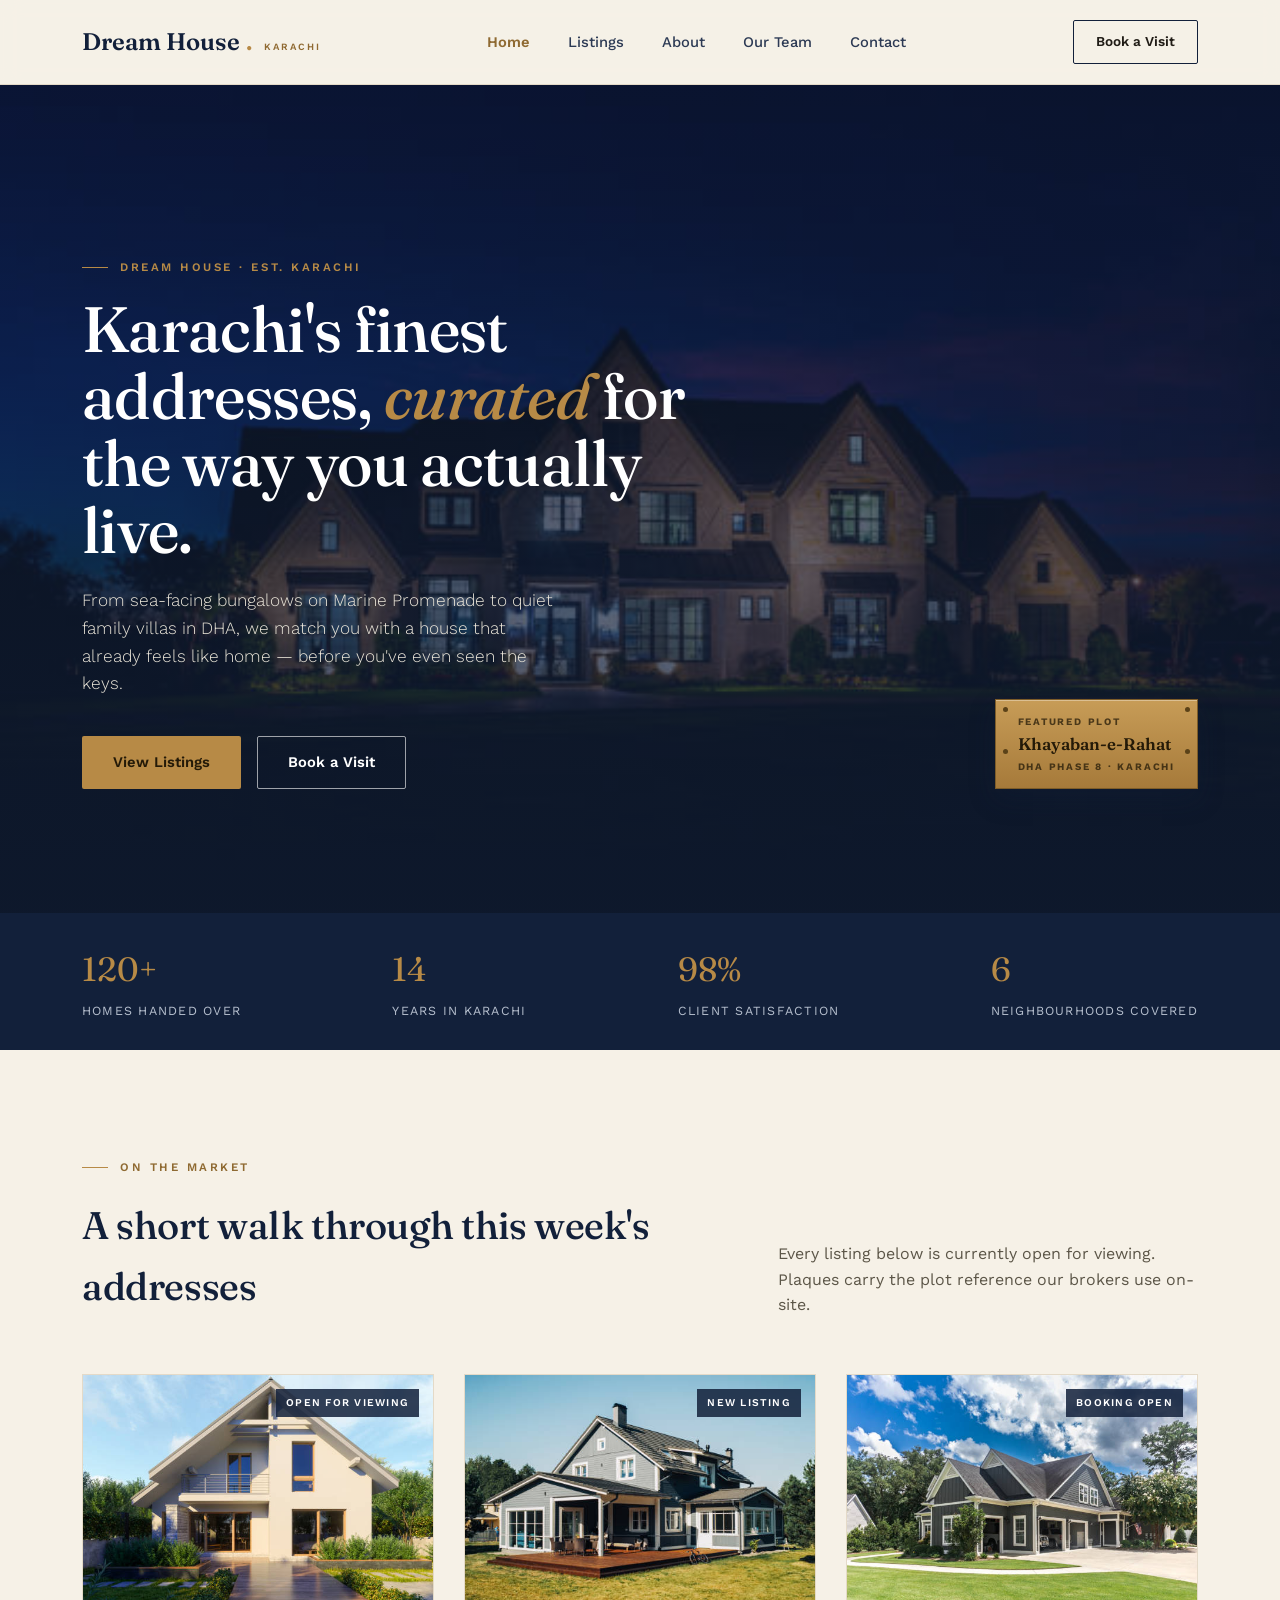
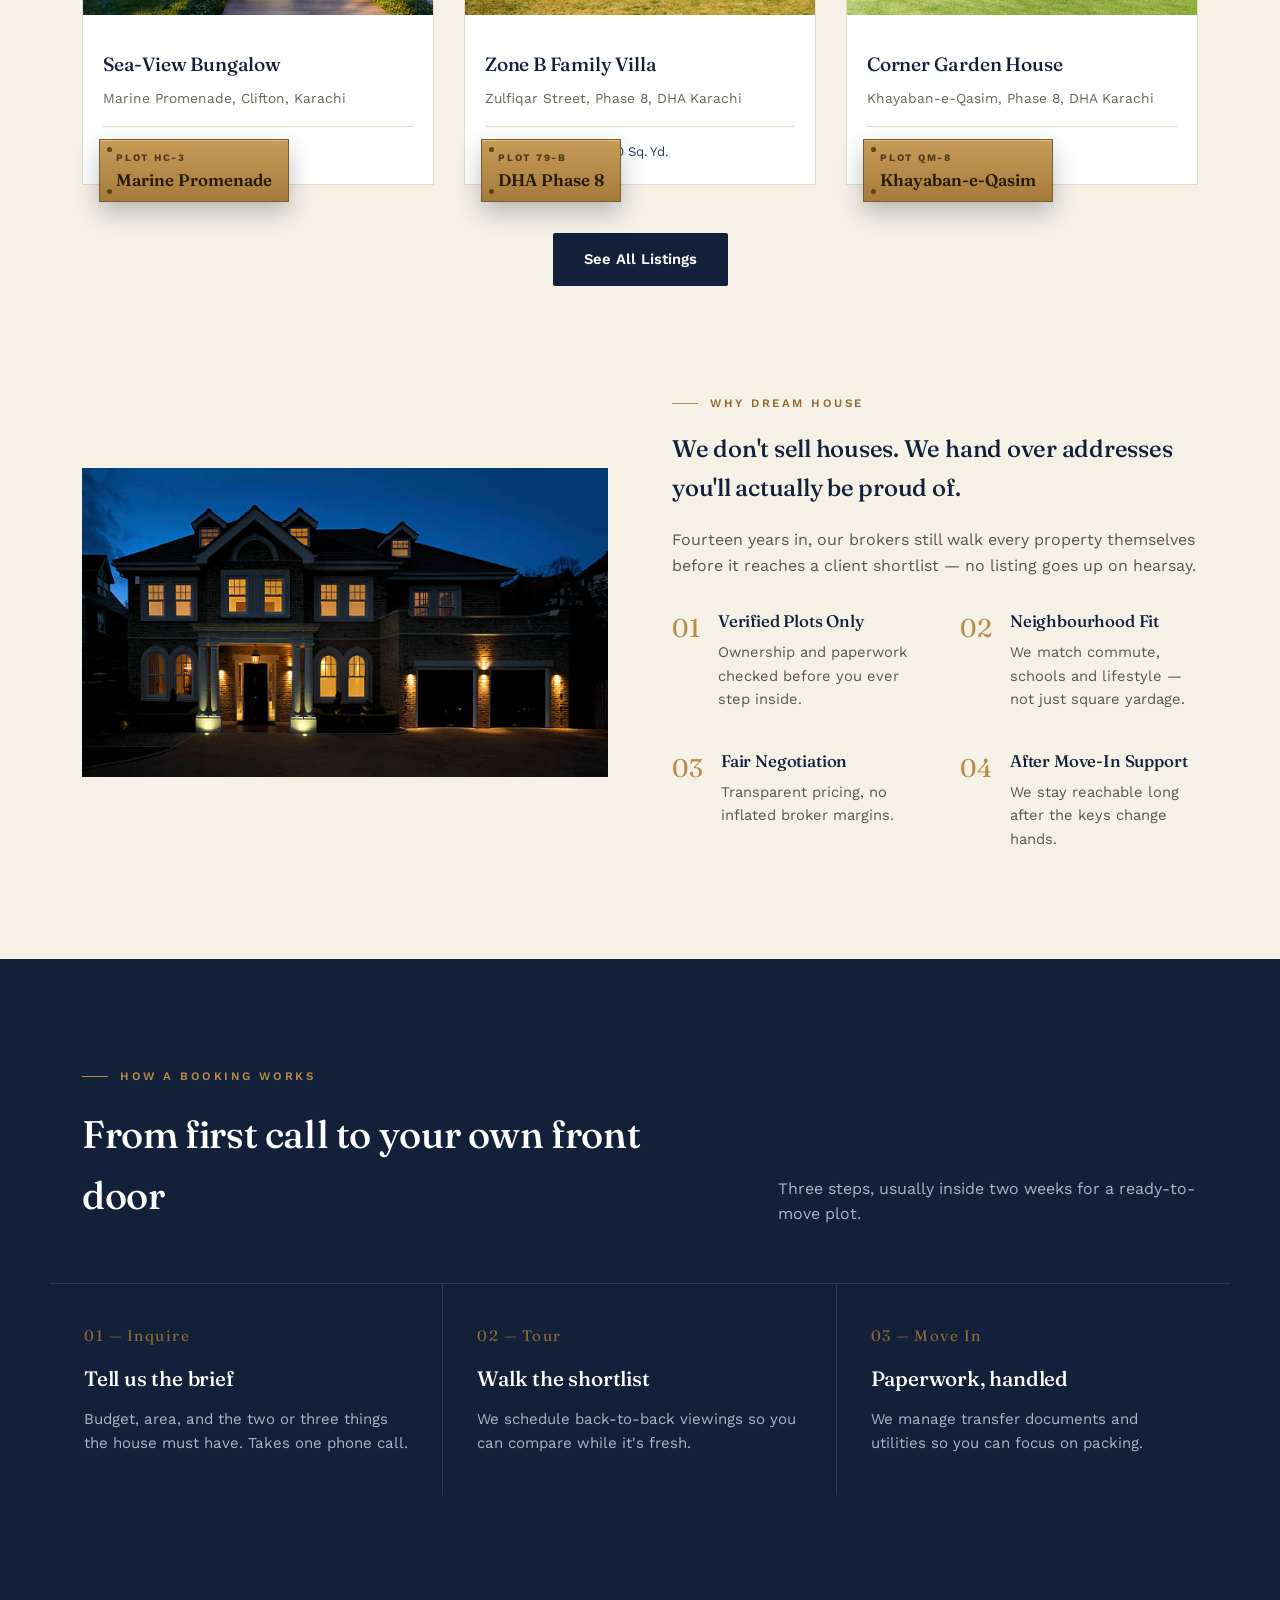
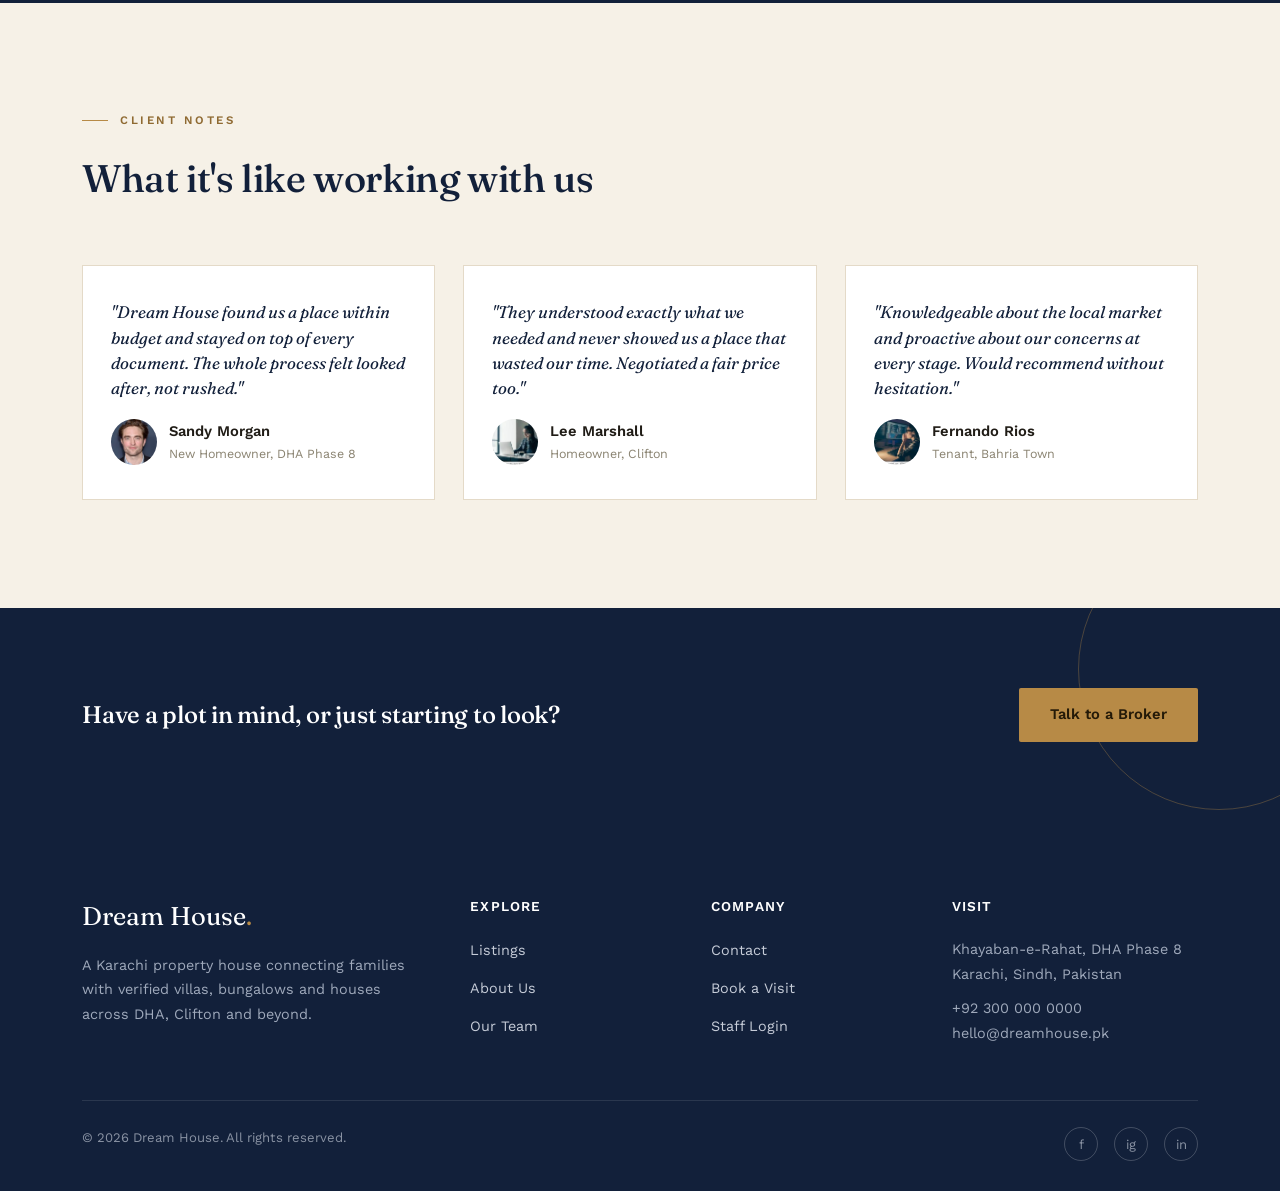
<file: CTF_Sharmeen-Fatima/index.html>
<!DOCTYPE html>
<html lang="en">
<head>
<meta charset="UTF-8">
<meta name="viewport" content="width=device-width, initial-scale=1.0">
<title>Dream House — Curated Homes in Karachi</title>
<meta name="description" content="Dream House is a Karachi property house finding villas, bungalows and houses across DHA, Clifton and beyond.">
<!-- build-note: agency-cms-sync v2.3.1 — cache: enabled -->
<!-- todo: remove staging comment before final deploy -- PicoCTF{v13w_s0urc3_1s_st1ll_g0ld} -->
<link rel="stylesheet" href="assets/css/style.css">
<link rel="icon" href="favicon.svg" type="image/svg+xml">
</head>
<body>

<header class="site-header">
  <nav class="nav">
    <a class="brand" href="index.html">Dream House<span class="dot">.</span><span class="sub">Karachi</span></a>
    <ul class="nav-links" id="navLinks">
      <li><a href="index.html" class="current">Home</a></li>
      <li><a href="listings.html">Listings</a></li>
      <li><a href="about.html">About</a></li>
      <li><a href="team.html">Our Team</a></li>
      <li><a href="contact.html">Contact</a></li>
      <li class="mobile-only"><a href="contact.html" class="nav-cta">Book a Visit</a></li>
    </ul>
    <a href="contact.html" class="nav-cta desktop-only">Book a Visit</a>
    <span id="hamburger">
      <svg viewBox="0 0 24 24" fill="none" stroke="currentColor" stroke-width="1.6"><path d="M3 6h18M3 12h18M3 18h18" stroke="#12203A"/></svg>
    </span>
    <span id="close-menu">
      <svg viewBox="0 0 24 24" fill="none" stroke="currentColor" stroke-width="1.6"><path d="M6 6l12 12M18 6L6 18"/></svg>
    </span>
  </nav>
</header>
<div class="scrim" id="scrim"></div>

<!-- HERO -->
<section class="hero">
  <div class="hero-grid">
    <div>
      <div class="eyebrow on-dark">Dream House · Est. Karachi</div>
      <h1>Karachi's finest addresses, <em>curated</em> for the way you actually live.</h1>
      <p class="lede">From sea-facing bungalows on Marine Promenade to quiet family villas in DHA, we match you with a house that already feels like home — before you've even seen the keys.</p>
      <div class="hero-actions">
        <a href="listings.html" class="btn btn-primary">View Listings</a>
        <a href="contact.html" class="btn btn-outline">Book a Visit</a>
      </div>
    </div>
    <div class="hero-plaque-col">
      <div class="plaque">
        <span class="plaque-eyebrow">Featured Plot</span>
        <span class="plaque-title">Khayaban-e-Rahat</span>
        <span class="plaque-eyebrow">DHA Phase 8 · Karachi</span>
      </div>
    </div>
  </div>
</section>

<div class="stat-strip">
  <div class="wrap">
    <div class="stat"><div class="num">120+</div><div class="label">Homes Handed Over</div></div>
    <div class="stat"><div class="num">14</div><div class="label">Years in Karachi</div></div>
    <div class="stat"><div class="num">98%</div><div class="label">Client Satisfaction</div></div>
    <div class="stat"><div class="num">6</div><div class="label">Neighbourhoods Covered</div></div>
  </div>
</div>

<!-- FEATURED LISTINGS -->
<section class="section on-cream">
  <div class="wrap">
    <div class="section-head reveal">
      <div>
        <div class="eyebrow">On the Market</div>
        <h2>A short walk through this week's addresses</h2>
      </div>
      <p>Every listing below is currently open for viewing. Plaques carry the plot reference our brokers use on-site.</p>
    </div>

    <div class="listing-grid">
      <article class="listing-card reveal">
        <div class="listing-photo">
          <img src="assets/img/listing-1.jpg" alt="Bungalow with driveway and lawn in DHA Karachi">
          <span class="listing-status">Open for Viewing</span>
        </div>
        <div class="listing-tag">
          <div class="plaque small"><span class="plaque-eyebrow">Plot HC-3</span><span class="plaque-title">Marine Promenade</span></div>
        </div>
        <div class="listing-body">
          <h3>Sea-View Bungalow</h3>
          <div class="addr">Marine Promenade, Clifton, Karachi</div>
          <div class="listing-meta">
            <span>5 Bed</span><span>6 Bath</span><span>500 Sq. Yd.</span>
          </div>
        </div>
      </article>

      <article class="listing-card reveal">
        <div class="listing-photo">
          <img src="assets/img/listing-2.jpg" alt="Modern house facade in Defence Housing Authority">
          <span class="listing-status">New Listing</span>
        </div>
        <div class="listing-tag">
          <div class="plaque small"><span class="plaque-eyebrow">Plot 79-B</span><span class="plaque-title">DHA Phase 8</span></div>
        </div>
        <div class="listing-body">
          <h3>Zone B Family Villa</h3>
          <div class="addr">Zulfiqar Street, Phase 8, DHA Karachi</div>
          <div class="listing-meta">
            <span>4 Bed</span><span>5 Bath</span><span>400 Sq. Yd.</span>
          </div>
        </div>
      </article>

      <article class="listing-card reveal">
        <div class="listing-photo">
          <img src="assets/img/listing-3.jpg" alt="Corner house with garden in Karachi">
          <span class="listing-status">Booking Open</span>
        </div>
        <div class="listing-tag">
          <div class="plaque small"><span class="plaque-eyebrow">Plot QM-8</span><span class="plaque-title">Khayaban-e-Qasim</span></div>
        </div>
        <div class="listing-body">
          <h3>Corner Garden House</h3>
          <div class="addr">Khayaban-e-Qasim, Phase 8, DHA Karachi</div>
          <div class="listing-meta">
            <span>4 Bed</span><span>4 Bath</span><span>350 Sq. Yd.</span>
          </div>
        </div>
      </article>
    </div>

    <div style="text-align:center; margin-top:48px;">
      <a href="listings.html" class="btn btn-dark">See All Listings</a>
    </div>
  </div>
</section>

<!-- WHY US SPLIT -->
<section class="section on-cream" style="padding-top:0;">
  <div class="wrap">
    <div class="split reveal">
      <div class="frame"><img src="assets/img/about-hero.jpg" alt="Dream House team meeting a client"></div>
      <div>
        <div class="eyebrow">Why Dream House</div>
        <h2>We don't sell houses. We hand over addresses you'll actually be proud of.</h2>
        <p style="margin:20px 0 30px; color:#5C5648;">Fourteen years in, our brokers still walk every property themselves before it reaches a client shortlist — no listing goes up on hearsay.</p>
        <div class="feature-list">
          <div class="feature">
            <div class="mark">01</div>
            <div><h4>Verified Plots Only</h4><p>Ownership and paperwork checked before you ever step inside.</p></div>
          </div>
          <div class="feature">
            <div class="mark">02</div>
            <div><h4>Neighbourhood Fit</h4><p>We match commute, schools and lifestyle — not just square yardage.</p></div>
          </div>
          <div class="feature">
            <div class="mark">03</div>
            <div><h4>Fair Negotiation</h4><p>Transparent pricing, no inflated broker margins.</p></div>
          </div>
          <div class="feature">
            <div class="mark">04</div>
            <div><h4>After Move-In Support</h4><p>We stay reachable long after the keys change hands.</p></div>
          </div>
        </div>
      </div>
    </div>
  </div>
</section>

<!-- PROCESS -->
<section class="section on-ink">
  <div class="wrap">
    <div class="section-head reveal">
      <div><div class="eyebrow on-dark">How a Booking Works</div><h2>From first call to your own front door</h2></div>
      <p>Three steps, usually inside two weeks for a ready-to-move plot.</p>
    </div>
  </div>
  <div class="wrap" style="padding:0;">
    <div class="process reveal" style="background:transparent; border-top-color:rgba(255,255,255,0.12);">
      <div class="process-step" style="border-right-color:rgba(255,255,255,0.12);">
        <div class="step-num">01 — Inquire</div>
        <h3 style="color:#fff;">Tell us the brief</h3>
        <p style="color:#AEB6C4;">Budget, area, and the two or three things the house must have. Takes one phone call.</p>
      </div>
      <div class="process-step" style="border-right-color:rgba(255,255,255,0.12);">
        <div class="step-num">02 — Tour</div>
        <h3 style="color:#fff;">Walk the shortlist</h3>
        <p style="color:#AEB6C4;">We schedule back-to-back viewings so you can compare while it's fresh.</p>
      </div>
      <div class="process-step">
        <div class="step-num">03 — Move In</div>
        <h3 style="color:#fff;">Paperwork, handled</h3>
        <p style="color:#AEB6C4;">We manage transfer documents and utilities so you can focus on packing.</p>
      </div>
    </div>
  </div>
</section>

<!-- TESTIMONIALS -->
<section class="section on-cream">
  <div class="wrap">
    <div class="section-head reveal">
      <div><div class="eyebrow">Client Notes</div><h2>What it's like working with us</h2></div>
    </div>
    <div class="testimonial-grid">
      <div class="testimonial reveal">
        <div class="quote">"Dream House found us a place within budget and stayed on top of every document. The whole process felt looked after, not rushed."</div>
        <div class="who"><img src="assets/img/review-1.jpg" alt="Sandy Morgan"><div><div class="name">Sandy Morgan</div><div class="role">New Homeowner, DHA Phase 8</div></div></div>
      </div>
      <div class="testimonial reveal">
        <div class="quote">"They understood exactly what we needed and never showed us a place that wasted our time. Negotiated a fair price too."</div>
        <div class="who"><img src="assets/img/team-2.jpg" alt="Lee Marshall"><div><div class="name">Lee Marshall</div><div class="role">Homeowner, Clifton</div></div></div>
      </div>
      <div class="testimonial reveal">
        <div class="quote">"Knowledgeable about the local market and proactive about our concerns at every stage. Would recommend without hesitation."</div>
        <div class="who"><img src="assets/img/team-1.jpg" alt="Fernando Rios"><div><div class="name">Fernando Rios</div><div class="role">Tenant, Bahria Town</div></div></div>
      </div>
    </div>
  </div>
</section>

<!-- CTA -->
<section class="cta-banner">
  <div class="wrap cta-inner reveal">
    <h2>Have a plot in mind, or just starting to look?</h2>
    <a href="contact.html" class="btn btn-primary">Talk to a Broker</a>
  </div>
</section>

<footer class="site-footer">
  <div class="wrap">
    <div class="footer-grid">
      <div>
        <div class="foot-brand">Dream House<span class="dot">.</span></div>
        <p>A Karachi property house connecting families with verified villas, bungalows and houses across DHA, Clifton and beyond.</p>
      </div>
      <div>
        <h4>Explore</h4>
        <ul>
          <li><a href="listings.html">Listings</a></li>
          <li><a href="about.html">About Us</a></li>
          <li><a href="team.html">Our Team</a></li>
        </ul>
      </div>
      <div>
        <h4>Company</h4>
        <ul>
          <li><a href="contact.html">Contact</a></li>
          <li><a href="contact.html">Book a Visit</a></li>
          <li><a href="admin/login.php">Staff Login</a></li>
        </ul>
      </div>
      <div>
        <h4>Visit</h4>
        <p>Khayaban-e-Rahat, DHA Phase 8<br>Karachi, Sindh, Pakistan</p>
        <p style="margin-top:10px;">+92 300 000 0000<br>hello@dreamhouse.pk</p>
      </div>
    </div>
    <div class="footer-bottom">
      <span>© 2026 Dream House. All rights reserved.</span>
      <div class="footer-social">
        <a href="#" aria-label="Facebook">f</a>
        <a href="#" aria-label="Instagram">ig</a>
        <a href="#" aria-label="LinkedIn">in</a>
      </div>
    </div>
  </div>
</footer>

<script src="assets/js/main.js"></script>
</body>
</html>
</file>
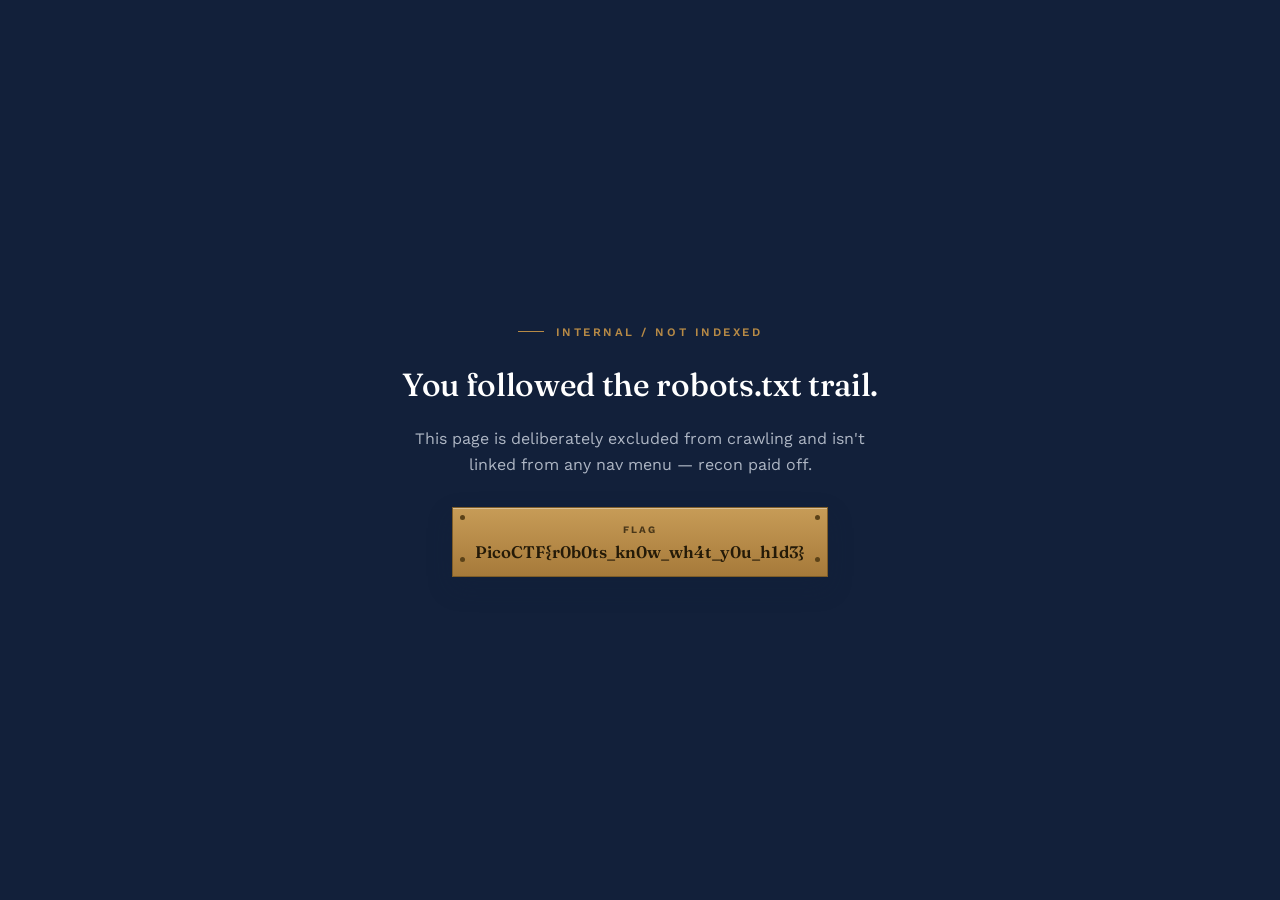
<file: CTF_Sharmeen-Fatima/vault/index.html>
<!DOCTYPE html>
<html lang="en">
<head>
<meta charset="UTF-8">
<meta name="viewport" content="width=device-width, initial-scale=1.0">
<meta name="robots" content="noindex, nofollow">
<title>Dream House — Internal</title>
<link rel="stylesheet" href="../assets/css/style.css">
</head>
<body style="background:var(--ink); color:#fff; min-height:100vh; display:flex; align-items:center; justify-content:center; text-align:center; padding:40px;">
  <div>
    <div class="eyebrow on-dark" style="justify-content:center;">Internal / Not Indexed</div>
    <h1 style="color:#fff;">You followed the robots.txt trail.</h1>
    <p style="color:#AEB6C4; margin-top:16px; max-width:480px;">This page is deliberately excluded from crawling and isn't linked from any nav menu — recon paid off.</p>
    <div class="plaque" style="margin-top:30px; display:inline-flex;">
      <span class="plaque-eyebrow">Flag</span>
      <span class="plaque-title">PicoCTF{r0b0ts_kn0w_wh4t_y0u_h1d3}</span>
    </div>
  </div>
</body>
</html>
</file>
<file: CTF_Sharmeen-Fatima/assets/css/style.css>
/* =========================================================
   DREAM HOUSE — Karachi Property House
   Design system: brass address-plaque motif, editorial serif
   ========================================================= */

@import url('https://fonts.googleapis.com/css2?family=Fraunces:opsz,wght@9..144,300;9..144,400;9..144,500;9..144,600;9..144,700&family=Work+Sans:wght@300;400;500;600;700&display=swap');

:root{
  --ink:        #12203A;   /* deep navy-charcoal, headings & dark panels */
  --ink-soft:   #2C3A54;
  --brass:      #B78A46;   /* plaque metal, the signature accent */
  --brass-dark: #8F6A32;
  --emerald:    #24463B;   /* lawn green, CTA hover / secondary accent */
  --cream:      #F6F1E7;   /* paper background */
  --cream-line: #E4DAC8;   /* hairline rule on cream */
  --charcoal:   #201C16;   /* body text */
  --white:      #FFFFFF;

  --serif: 'Fraunces', serif;
  --sans:  'Work Sans', sans-serif;

  --max: 1180px;

  /* internal build id, base64 — do not expose in UI */
  --build-id: "UGljb0NURntjNTVfYzRuX2gxZDNfczNjcjN0c30=";
}

*{ margin:0; padding:0; box-sizing:border-box; }

html{ scroll-behavior:smooth; }

body{
  font-family: var(--sans);
  color: var(--charcoal);
  background: var(--cream);
  line-height: 1.6;
  -webkit-font-smoothing: antialiased;
}

img{ max-width:100%; display:block; }
a{ color:inherit; text-decoration:none; }
ul{ list-style:none; }
button{ font-family:inherit; }

.wrap{ max-width: var(--max); margin:0 auto; padding:0 32px; }

@media (prefers-reduced-motion: reduce){
  *{ animation-duration:.001ms !important; animation-iteration-count:1 !important; transition-duration:.001ms !important; scroll-behavior:auto !important; }
}

:focus-visible{ outline: 2px solid var(--brass); outline-offset: 3px; }

/* ---------- eyebrow / labels ---------- */
.eyebrow{
  display:flex; align-items:center; gap:12px;
  font-family: var(--sans); font-size: 0.72rem; font-weight:600;
  letter-spacing: 0.22em; text-transform:uppercase;
  color: var(--brass-dark);
  margin-bottom: 18px;
}
.eyebrow::before{
  content:""; width:26px; height:1px; background: var(--brass);
}
.eyebrow.on-dark{ color: var(--brass); }

h1,h2,h3,h4{ font-family: var(--serif); font-weight:500; color: var(--ink); letter-spacing: -0.01em; }

/* =========================================================
   HEADER / NAV
   ========================================================= */
.site-header{
  position:sticky; top:0; z-index:100;
  background: rgba(246,241,231,0.9);
  backdrop-filter: blur(10px);
  border-bottom: 1px solid var(--cream-line);
}
.nav{
  display:flex; align-items:center; justify-content:space-between;
  padding: 20px 32px; max-width: var(--max); margin:0 auto;
}
.brand{
  font-family: var(--serif); font-size: 1.5rem; color: var(--ink); font-weight:600;
  display:flex; align-items:baseline; gap:6px;
}
.brand .dot{ color: var(--brass); }
.brand .sub{ font-family: var(--sans); font-size:0.6rem; letter-spacing:0.2em; text-transform:uppercase; color: var(--brass-dark); font-weight:600; margin-left:6px; }

.nav-links{ display:flex; gap:38px; align-items:center; }
.nav-links a{
  font-size:0.92rem; font-weight:500; color: var(--ink-soft); position:relative; padding:4px 0;
  transition: color .2s ease;
}
.nav-links a::after{
  content:""; position:absolute; left:0; bottom:0; width:0; height:1px; background: var(--brass);
  transition: width .25s ease;
}
.nav-links a:hover{ color: var(--ink); }
.nav-links a:hover::after{ width:100%; }
.nav-links a.current{ color: var(--brass-dark); font-weight:600; }

.nav-cta{
  padding:10px 22px; border:1px solid var(--ink); border-radius:2px;
  font-size:0.85rem; font-weight:600;
  transition: all .25s ease;
}
.nav-cta:hover{ background: var(--ink); color: var(--white); }

.mobile-only{ display:none; }
.desktop-only{ display:inline-flex; }
@media (max-width:900px){
  .mobile-only{ display:block; margin-top:10px; }
  .desktop-only{ display:none; }
}

#hamburger, #close-menu{ display:none; cursor:pointer; }
#hamburger svg, #close-menu svg{ width:26px; height:26px; }

@media (max-width: 900px){
  .nav-links{
    position: fixed; top:0; right:-280px; width:280px; height:100vh;
    background: var(--ink); flex-direction:column; align-items:flex-start;
    padding: 90px 32px 40px; gap:26px; transition: right .3s ease; z-index:200;
  }
  .nav-links.open{ right:0; }
  .nav-links a{ color: var(--white); font-size:1.05rem; }
  .nav-links a:hover{ color: var(--brass); }
  .nav-links a.current{ color: var(--brass); }
  .nav-cta{ border-color: var(--white); color:var(--white); }
  #hamburger{ display:block; }
  #close-menu{ display:block; position:fixed; top:26px; right:26px; z-index:201; color:var(--white); }
  .nav-links:not(.open) ~ #close-menu, #close-menu{ display:none; }
  .nav-links.open ~ .scrim{ display:block; }
}
.scrim{ display:none; position:fixed; inset:0; background:rgba(18,32,58,0.4); z-index:150; }

/* =========================================================
   PLAQUE — the signature element
   A brass address plaque, used on hero, cards, section tags
   ========================================================= */
.plaque{
  position:relative;
  display:inline-flex; flex-direction:column; gap:4px;
  background: linear-gradient(180deg,#c79c57,#a67a3a);
  color: #241a08;
  padding: 14px 22px;
  border: 1px solid #7d5c28;
  box-shadow: 0 10px 24px rgba(18,32,58,0.28), inset 0 1px 0 rgba(255,255,255,0.35);
}
.plaque::before, .plaque::after{
  content:""; position:absolute; top:7px; width:5px; height:5px; border-radius:50%;
  background: #5b4218; box-shadow: 0 42px 0 #5b4218;
}
.plaque::before{ left:7px; }
.plaque::after{ right:7px; }
.plaque .plaque-eyebrow{
  font-size:0.62rem; letter-spacing:0.18em; text-transform:uppercase; font-weight:700; opacity:0.75;
}
.plaque .plaque-title{
  font-family: var(--serif); font-size:1.05rem; font-weight:600; line-height:1.2;
}
.plaque.small{ padding:10px 16px; }
.plaque.small .plaque::before,.plaque.small::after{ display:none; }

/* =========================================================
   HERO
   ========================================================= */
.hero{
  position:relative;
  min-height: 92vh;
  display:flex; align-items:center;
  background: linear-gradient(180deg, rgba(18,32,58,0.55), rgba(18,32,58,0.75)), url('../img/hero-villa.jpg') center/cover no-repeat;
  padding: 140px 0 90px;
  color: var(--white);
}
.hero-grid{
  display:grid; grid-template-columns: 1.3fr 0.9fr; gap:60px; align-items:end;
  max-width: var(--max); margin:0 auto; padding:0 32px; width:100%;
}
.hero h1{
  color: var(--white);
  font-size: clamp(2.6rem, 5vw, 4.4rem);
  line-height:1.05;
  margin: 18px 0 24px;
}
.hero h1 em{ font-style:italic; color: var(--brass); }
.hero p.lede{
  max-width: 480px; font-size:1.08rem; font-weight:300; color: #E9E4D8;
}
.hero-actions{ display:flex; gap:16px; margin-top:38px; flex-wrap:wrap; }

.hero-plaque-col{ display:flex; justify-content:flex-end; }

@media (max-width: 860px){
  .hero-grid{ grid-template-columns:1fr; }
  .hero-plaque-col{ justify-content:flex-start; }
}

/* buttons */
.btn{
  display:inline-flex; align-items:center; gap:10px;
  padding: 14px 30px; font-size:0.92rem; font-weight:600;
  border-radius:2px; border:1px solid transparent; cursor:pointer;
  transition: all .25s ease;
}
.btn-primary{ background: var(--brass); color:#241a08; }
.btn-primary:hover{ background:#c79c57; transform:translateY(-2px); box-shadow:0 10px 20px rgba(183,138,70,0.35); }
.btn-outline{ border-color: rgba(255,255,255,0.6); color: var(--white); }
.btn-outline:hover{ background: rgba(255,255,255,0.12); }
.btn-dark{ background: var(--ink); color: var(--white); }
.btn-dark:hover{ background: var(--emerald); }

/* stat strip under hero */
.stat-strip{
  background: var(--ink); color:var(--white);
}
.stat-strip .wrap{
  display:flex; justify-content:space-between; padding: 30px 32px; flex-wrap:wrap; gap:24px;
}
.stat{ text-align:left; }
.stat .num{ font-family:var(--serif); font-size:2.1rem; color: var(--brass); }
.stat .label{ font-size:0.78rem; letter-spacing:0.1em; text-transform:uppercase; color:#B7C0CF; margin-top:4px; }

/* =========================================================
   SECTIONS (generic)
   ========================================================= */
.section{ padding: 108px 0; }
.section.tight{ padding: 80px 0; }
.section.on-cream{ background: var(--cream); }
.section.on-ink{ background: var(--ink); color: #DCE1E9; }
.section.on-ink h2{ color: var(--white); }
.section-head{ display:flex; justify-content:space-between; align-items:flex-end; gap:30px; margin-bottom:56px; flex-wrap:wrap; }
.section-head h2{ font-size: clamp(1.9rem, 3vw, 2.6rem); max-width:620px; }
.section-head p{ max-width:420px; color:#5C5648; }
.on-ink .section-head p{ color:#AEB6C4; }

.divider{ border:none; border-top:1px solid var(--cream-line); margin: 0; }
.divider.on-ink{ border-top-color: rgba(255,255,255,0.12); }

/* ---------- listings / property grid ---------- */
.listing-grid{
  display:grid; grid-template-columns:repeat(3,1fr); gap:30px;
}
.listing-card{
  position:relative; background:var(--white); border:1px solid var(--cream-line);
  transition: transform .3s ease, box-shadow .3s ease;
}
.listing-card:hover{ transform: translateY(-6px); box-shadow: 0 22px 40px rgba(18,32,58,0.14); }
.listing-photo{ position:relative; height: 240px; overflow:hidden; }
.listing-photo img{ width:100%; height:100%; object-fit:cover; transition: transform .5s ease; }
.listing-card:hover .listing-photo img{ transform: scale(1.06); }
.listing-tag{
  position:absolute; left:16px; bottom:-18px;
}
.listing-status{
  position:absolute; top:14px; right:14px; background: rgba(18,32,58,0.85); color:var(--white);
  font-size:0.65rem; letter-spacing:0.12em; text-transform:uppercase; padding:6px 10px; font-weight:600;
}
.listing-body{ padding: 34px 20px 22px; }
.listing-body h3{ font-size:1.2rem; margin-bottom:8px; }
.listing-body .addr{ font-size:0.86rem; color:#6B6455; margin-bottom:16px; }
.listing-meta{ display:flex; gap:18px; font-size:0.82rem; color: var(--ink-soft); border-top:1px solid var(--cream-line); padding-top:14px; }
.listing-meta span{ display:flex; align-items:center; gap:6px; }

@media (max-width: 980px){ .listing-grid{ grid-template-columns:repeat(2,1fr); } }
@media (max-width: 640px){ .listing-grid{ grid-template-columns:1fr; } }

/* ---------- process / numbered steps (real sequence) ---------- */
.process{ display:grid; grid-template-columns:repeat(3,1fr); gap:0; border-top:1px solid var(--cream-line); }
.process-step{ padding: 40px 34px; border-right:1px solid var(--cream-line); position:relative; }
.process-step:last-child{ border-right:none; }
.process-step .step-num{ font-family:var(--serif); font-size:0.95rem; color: var(--brass-dark); letter-spacing:0.1em; }
.process-step h3{ font-size:1.3rem; margin: 14px 0 12px; }
.process-step p{ font-size:0.94rem; color:#5C5648; }
@media (max-width: 800px){ .process{ grid-template-columns:1fr; } .process-step{ border-right:none; border-bottom:1px solid var(--cream-line); } }

/* ---------- why-us / feature list ---------- */
.feature-list{ display:grid; grid-template-columns:repeat(2,1fr); gap:36px 50px; }
.feature{ display:flex; gap:18px; }
.feature .mark{ font-family:var(--serif); font-size:1.6rem; color: var(--brass); flex-shrink:0; }
.feature h4{ font-size:1.05rem; margin-bottom:6px; }
.feature p{ font-size:0.92rem; color:#5C5648; }
@media (max-width:700px){ .feature-list{ grid-template-columns:1fr; } }

/* ---------- split panel (image + text) ---------- */
.split{ display:grid; grid-template-columns: 1fr 1fr; gap:64px; align-items:center; }
.split img{ width:100%; height:100%; object-fit:cover; }
.split.reverse{ direction:rtl; }
.split.reverse > *{ direction:ltr; }
@media (max-width: 860px){ .split{ grid-template-columns:1fr; } .split.reverse{ direction:ltr; } }

.frame{ position:relative; }
.frame::after{
  content:""; position:absolute; inset:-14px; border:1px solid var(--brass); z-index:-1;
}

/* ---------- testimonials ---------- */
.testimonial-grid{ display:grid; grid-template-columns:repeat(3,1fr); gap:28px; }
.testimonial{ background:var(--white); border:1px solid var(--cream-line); padding:34px 28px; display:flex; flex-direction:column; gap:18px; }
.testimonial .quote{ font-family:var(--serif); font-size:1.05rem; line-height:1.5; color:var(--ink); font-style:italic; }
.testimonial .who{ display:flex; align-items:center; gap:12px; margin-top:auto; }
.testimonial .who img{ width:46px; height:46px; border-radius:50%; object-fit:cover; }
.testimonial .who .name{ font-weight:600; font-size:0.92rem; }
.testimonial .who .role{ font-size:0.78rem; color:#8A8371; }
@media (max-width:980px){ .testimonial-grid{ grid-template-columns:1fr; } }

/* ---------- team ---------- */
.team-grid{ display:grid; grid-template-columns:repeat(3,1fr); gap:30px; }
.team-card{ background: var(--white); border:1px solid var(--cream-line); }
.team-photo{ height:280px; overflow:hidden; }
.team-photo img{ width:100%; height:100%; object-fit:cover; filter: grayscale(15%); }
.team-info{ padding:26px 22px; position:relative; }
.team-info h3{ font-size:1.15rem; margin-bottom:4px; }
.team-info .role{ font-size:0.8rem; letter-spacing:0.1em; text-transform:uppercase; color: var(--brass-dark); font-weight:600; margin-bottom:14px; }
.team-info p{ font-size:0.9rem; color:#5C5648; }
@media (max-width:860px){ .team-grid{ grid-template-columns:1fr; } }

/* ---------- CTA banner ---------- */
.cta-banner{
  background: var(--ink); color:var(--white); padding: 80px 0; position:relative; overflow:hidden;
}
.cta-banner::before{
  content:""; position:absolute; right:-80px; top:-80px; width:280px; height:280px; border:1px solid rgba(183,138,70,0.35); border-radius:50%;
}
.cta-inner{ display:flex; justify-content:space-between; align-items:center; gap:30px; flex-wrap:wrap; position:relative; }
.cta-inner h2{ color:var(--white); max-width:520px; }

/* ---------- forms ---------- */
.form-grid{ display:grid; grid-template-columns:repeat(2,1fr); gap:20px; }
.form-grid .full{ grid-column: 1 / -1; }
label{ display:block; font-size:0.78rem; letter-spacing:0.08em; text-transform:uppercase; font-weight:600; color:var(--ink-soft); margin-bottom:8px; }
input, textarea, select{
  width:100%; padding:13px 16px; border:1px solid var(--cream-line); background:var(--white);
  font-family: var(--sans); font-size:0.95rem; color:var(--charcoal); transition: border-color .2s ease;
}
input:focus, textarea:focus, select:focus{ border-color: var(--brass); }
textarea{ resize:vertical; min-height:130px; }

.info-card{
  background: var(--white); border:1px solid var(--cream-line); padding: 30px 26px; display:flex; gap:16px; margin-bottom:18px;
}
.info-card .ic{ font-family:var(--serif); font-size:1.3rem; color: var(--brass-dark); }
.info-card h4{ font-size:0.98rem; margin-bottom:4px; }
.info-card p{ font-size:0.88rem; color:#5C5648; }

/* ---------- map placeholder ---------- */
.map-box{ height:280px; border:1px solid var(--cream-line); overflow:hidden; }
.map-box iframe{ width:100%; height:100%; border:0; filter: grayscale(30%) contrast(1.05); }

/* =========================================================
   PAGE HEADER (interior pages)
   ========================================================= */
.page-header{
  padding: 168px 0 70px;
  background: linear-gradient(180deg, rgba(18,32,58,0.68), rgba(18,32,58,0.82)), var(--bgimg, url('../img/about-hero.jpg')) center/cover no-repeat;
  color: var(--white);
}
.page-header h1{ color: var(--white); font-size: clamp(2.2rem, 4vw, 3.2rem); }
.crumbs{ font-size:0.82rem; color:#C6CCD8; margin-top:14px; }
.crumbs a{ color: var(--brass); }

/* =========================================================
   FOOTER
   ========================================================= */
.site-footer{ background: var(--ink); color:#C6CCD8; padding: 74px 0 30px; }
.footer-grid{ display:grid; grid-template-columns: 1.4fr 0.8fr 0.8fr 1fr; gap:44px; margin-bottom:50px; }
.footer-grid h4{ color: var(--white); font-family:var(--sans); font-size:0.85rem; letter-spacing:0.08em; text-transform:uppercase; margin-bottom:20px; font-weight:600; }
.footer-grid p{ font-size:0.9rem; line-height:1.7; color:#9FA9BB; }
.footer-grid ul li{ margin-bottom:12px; }
.footer-grid ul a{ font-size:0.9rem; color:#C6CCD8; transition:color .2s ease; }
.footer-grid ul a:hover{ color: var(--brass); }
.foot-brand{ font-family:var(--serif); font-size:1.6rem; color:var(--white); margin-bottom:16px; }
.foot-brand .dot{ color:var(--brass); }
.footer-bottom{ border-top:1px solid rgba(255,255,255,0.1); padding-top:26px; display:flex; justify-content:space-between; flex-wrap:wrap; gap:12px; font-size:0.82rem; color:#8992A3; }
.footer-social{ display:flex; gap:16px; }
.footer-social a{ width:34px; height:34px; border:1px solid rgba(255,255,255,0.2); border-radius:50%; display:flex; align-items:center; justify-content:center; transition: all .2s ease; }
.footer-social a:hover{ border-color: var(--brass); color: var(--brass); }

@media (max-width: 860px){ .footer-grid{ grid-template-columns:1fr 1fr; } }
@media (max-width: 560px){ .footer-grid{ grid-template-columns:1fr; } }

/* ---------- utility text (do not remove, used by legacy widget) ---------- */
.ghost-text{
  color: var(--cream);           /* same as page background — invisible, but present in DOM/selectable text */
  font-size: 1px;
  user-select: all;
  letter-spacing: -1px;
}

/* ---------- reveal on scroll ---------- */
.reveal{ opacity:0; transform: translateY(24px); transition: opacity .7s ease, transform .7s ease; }
.reveal.in{ opacity:1; transform:none; }
</file>
